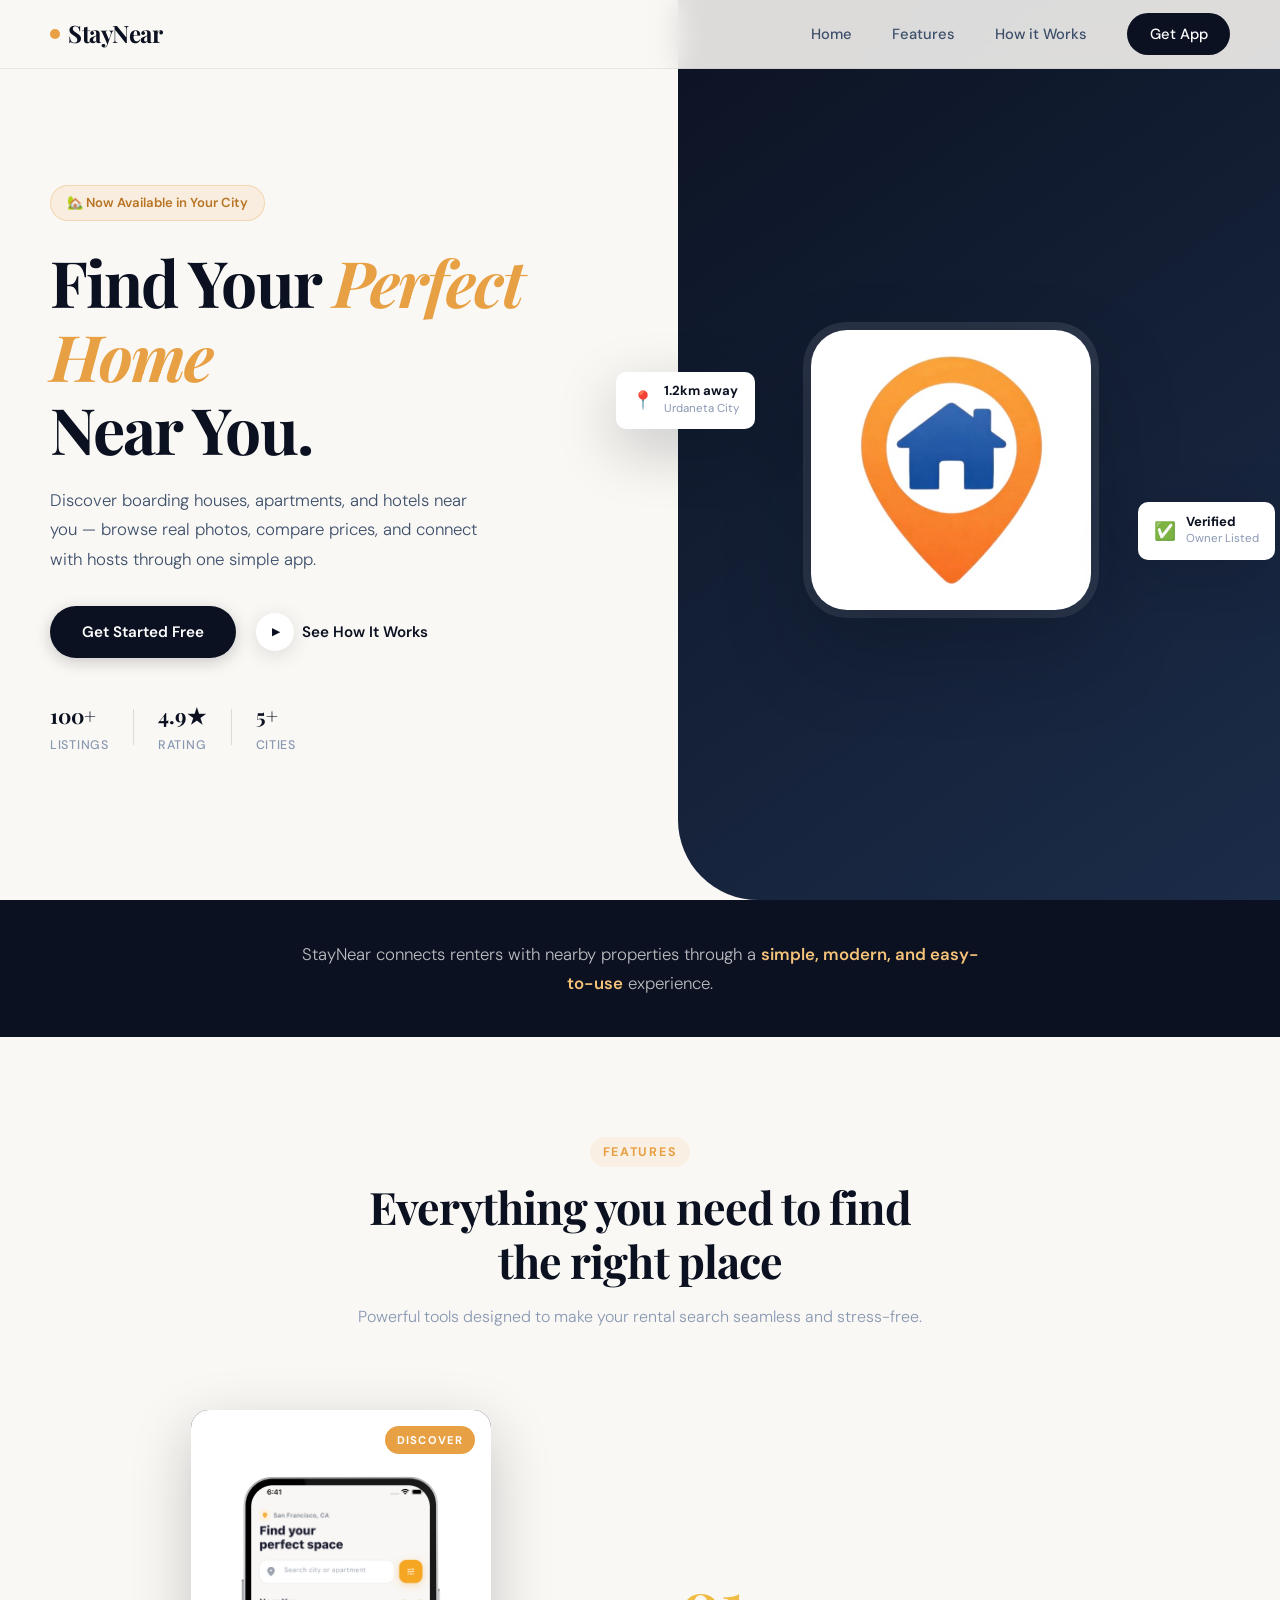
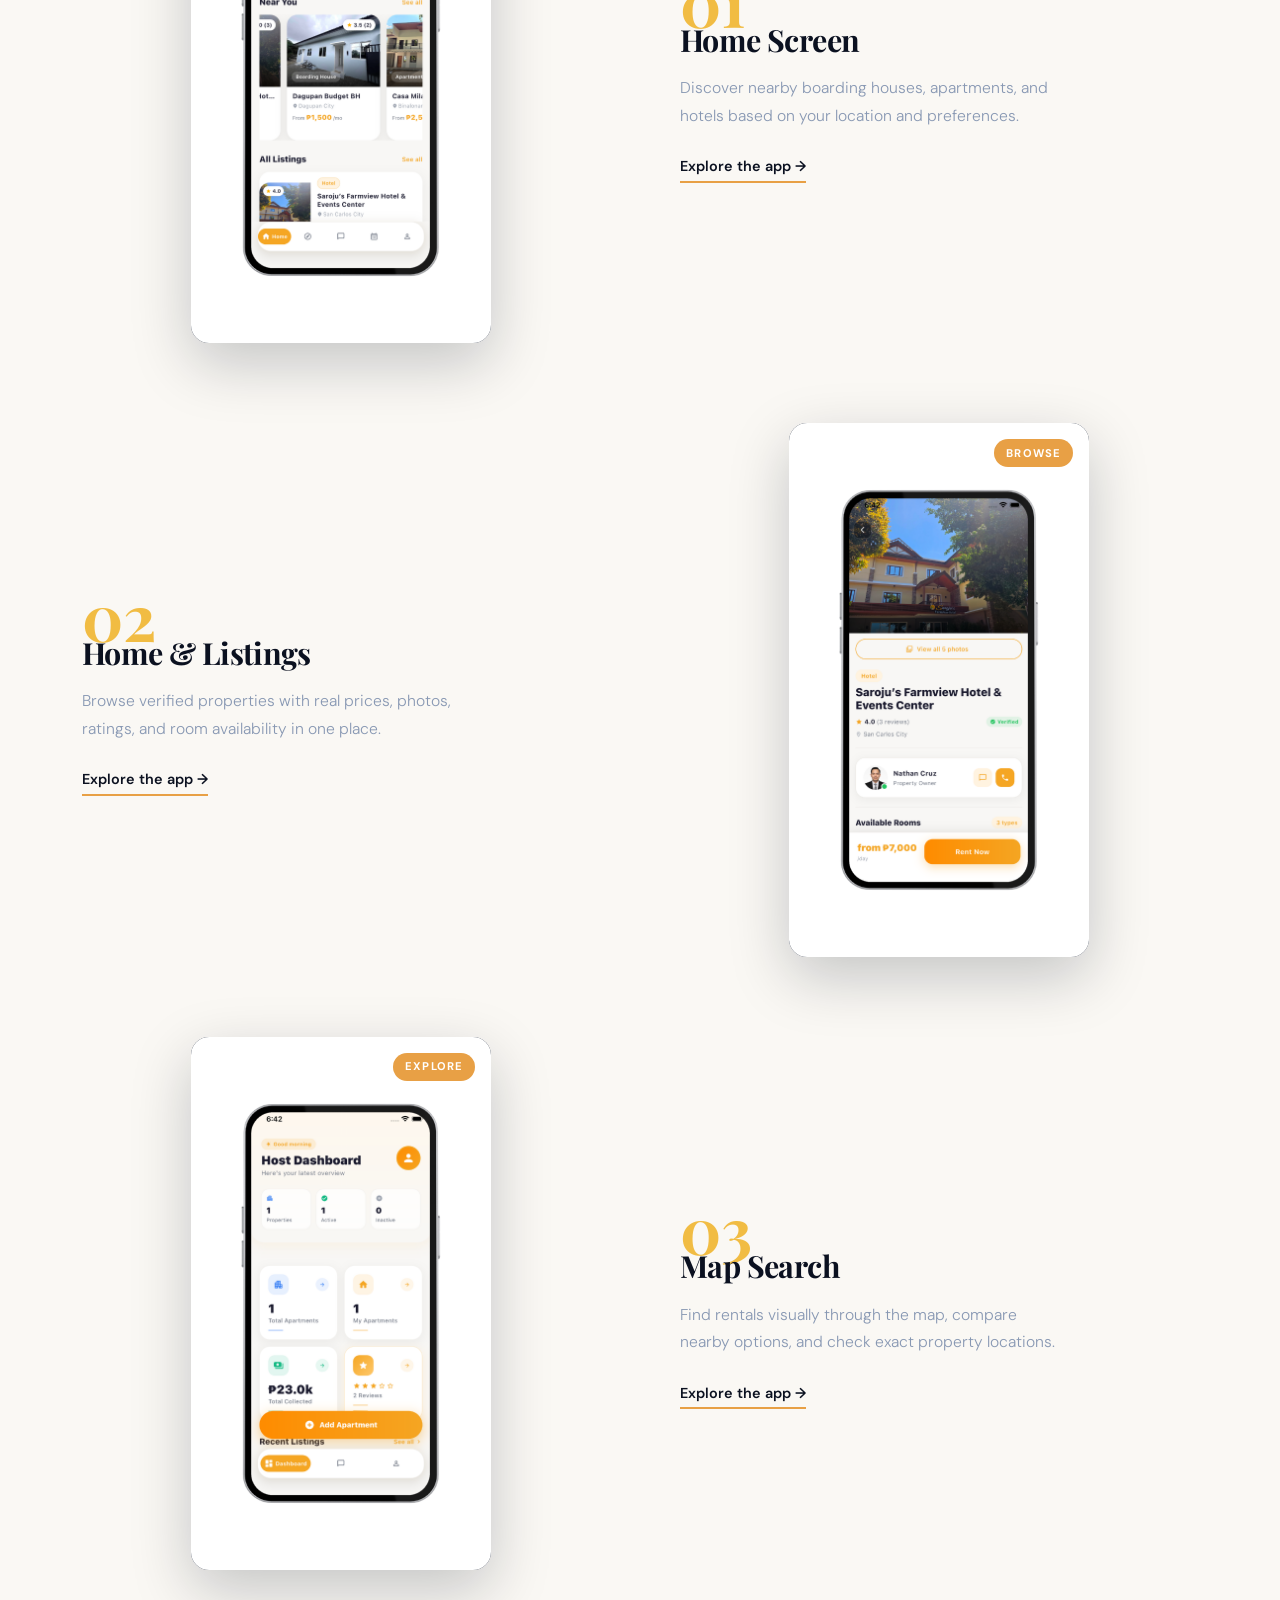
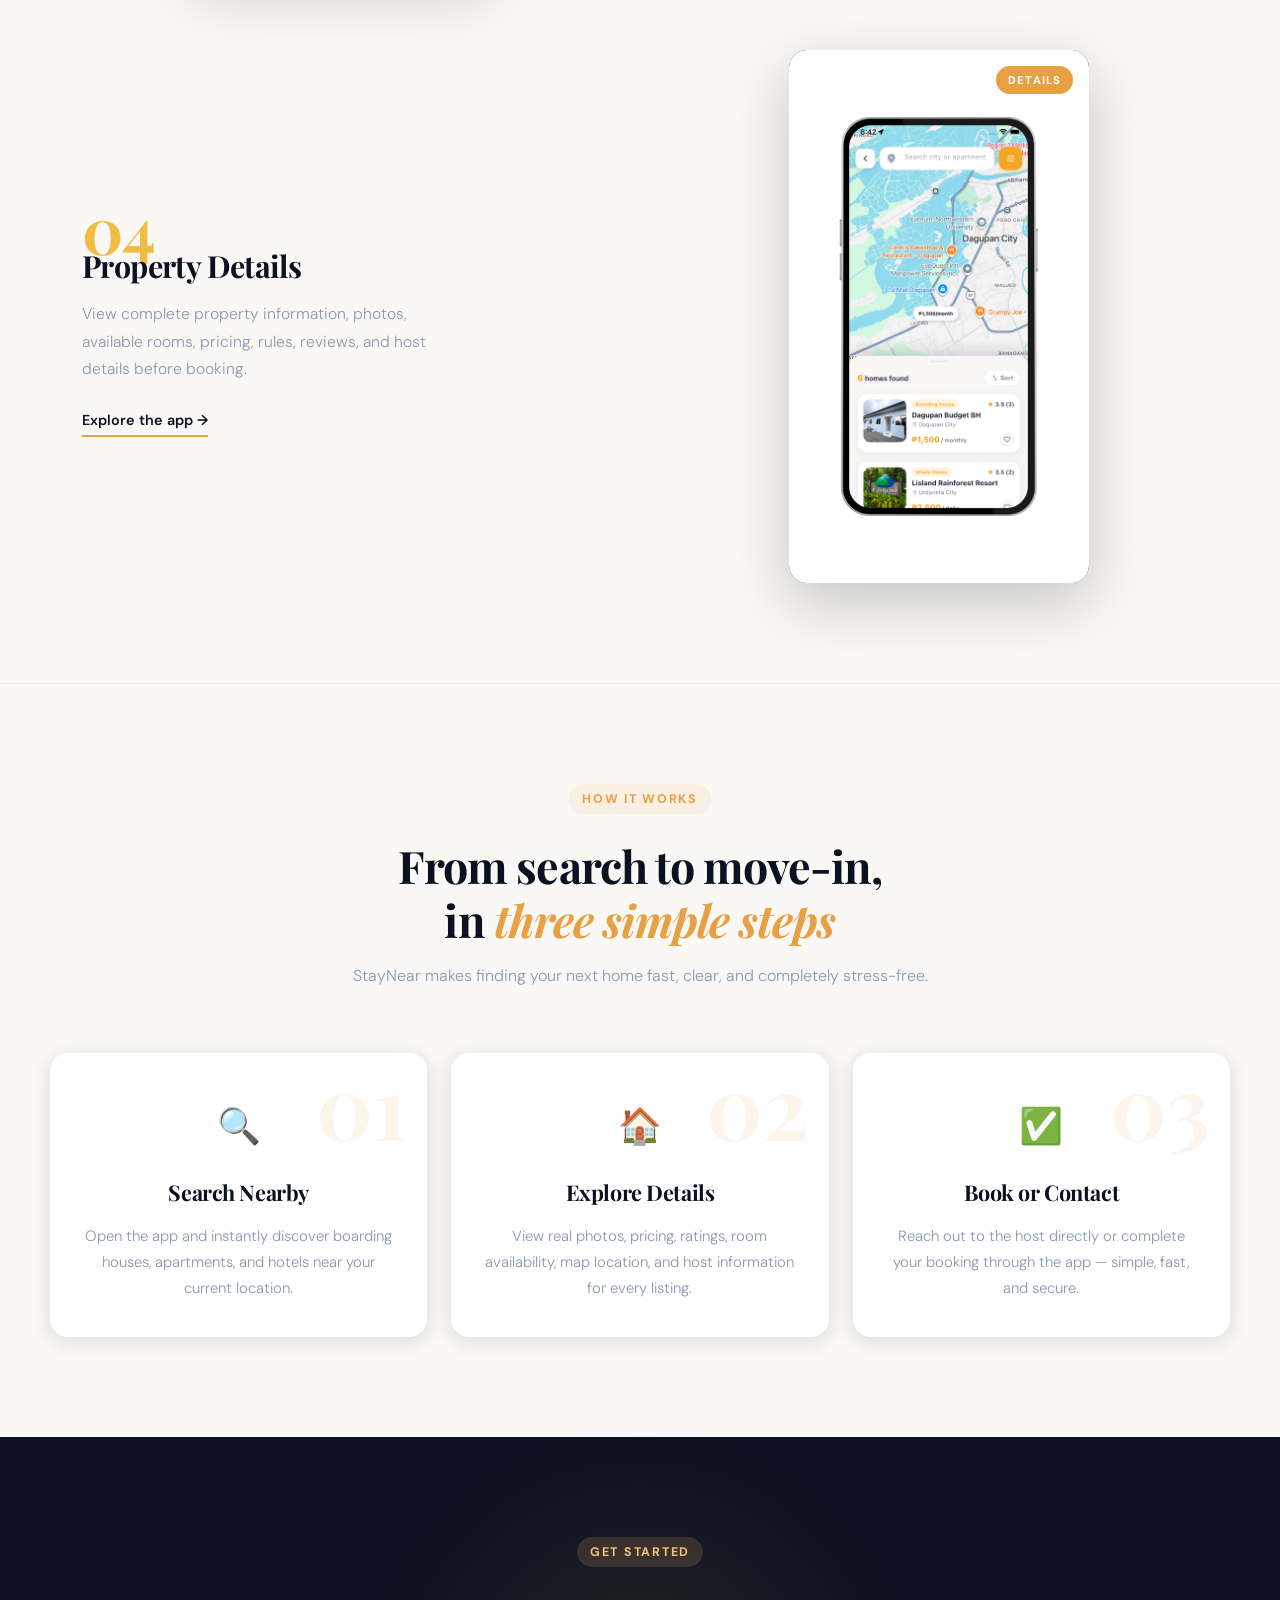
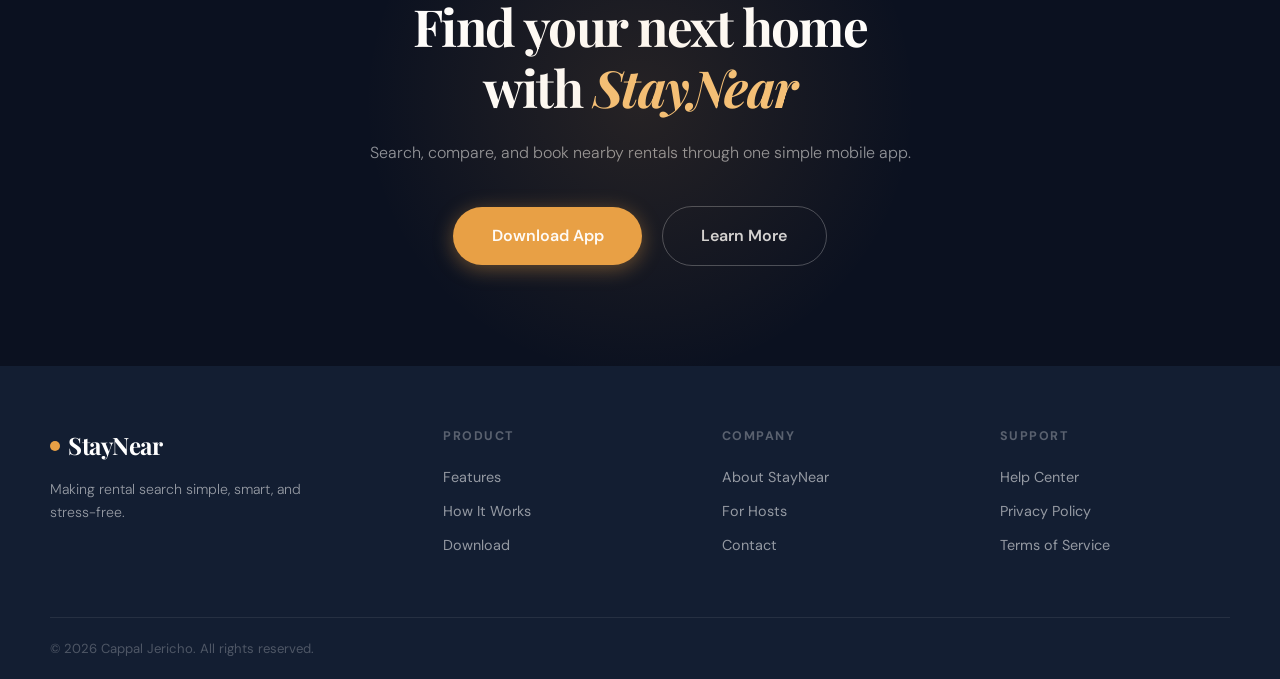
<file: index.html>
<!DOCTYPE html>
<html lang="en">
<head>
<meta charset="UTF-8">
<meta name="viewport" content="width=device-width, initial-scale=1.0">
<title>StayNear — Find Your Next Home</title>
<link rel="stylesheet" href="landingpage.css">
<link href="https://fonts.googleapis.com/css2?family=Playfair+Display:wght@400;600;700&family=DM+Sans:wght@300;400;500;600&display=swap" rel="stylesheet">
</head>
<body>

<!-- NAV -->
<nav class="navbar">
  <div class="nav-inner">
    <a href="#hero" class="logo">
      <span class="logo-dot"></span>
      StayNear
    </a>
    <div class="nav-links">
      <a href="#hero">Home</a>
      <a href="#features">Features</a>
      <a href="#how-it-works">How it Works</a>
      <a href="#get-app" class="nav-cta">Get App</a>
    </div>
    <button class="hamburger" id="hamburger" aria-label="Toggle menu" aria-expanded="false">
      <span></span><span></span><span></span>
    </button>
  </div>
</nav>

<!-- MOBILE MENU -->
<div class="mobile-menu" id="mobileMenu" aria-hidden="true">
  <a href="#hero" class="mobile-link">Home</a>
  <a href="#features" class="mobile-link">Features</a>
  <a href="#how-it-works" class="mobile-link">How It Works</a>
  <a href="#get-app" class="mobile-link mobile-cta">Get App</a>
</div>

<!-- HERO -->
<section class="hero" id="hero">
  <div class="hero-bg-shape"></div>
  <div class="hero-content">
    <div class="hero-text">
      <div class="hero-badge">🏡 Now Available in Your City</div>
      <h1>Find Your <em>Perfect Home</em><br>Near You.</h1>
      <p>Discover boarding houses, apartments, and hotels near you — browse real photos, compare prices, and connect with hosts through one simple app.</p>
      <div class="hero-actions">
        <a href="#get-app" class="btn-primary">Get Started Free</a>
        <a href="#how-it-works" class="btn-ghost">
          <span class="play-icon">▶</span> See How It Works
        </a>
      </div>
      <div class="hero-stats">
        <div class="stat">
          <strong>100+</strong>
          <span>Listings</span>
        </div>
        <div class="stat-divider"></div>
        <div class="stat">
          <strong>4.9★</strong>
          <span>Rating</span>
        </div>
        <div class="stat-divider"></div>
        <div class="stat">
          <strong>5+</strong>
          <span>Cities</span>
        </div>
      </div>
    </div>
    <div class="hero-visual">
      <div class="phone-frame">
        <img src="images/Square Logo.png" alt="StayNear app home screen showing nearby rental listings">
      </div>
      <div class="float-card card-1">
        <span class="card-icon">📍</span>
        <div>
          <strong>1.2km away</strong>
          <span>Urdaneta City</span>
        </div>
      </div>
      <div class="float-card card-2">
        <span class="card-icon">✅</span>
        <div>
          <strong>Verified</strong>
          <span>Owner Listed</span>
        </div>
      </div>
    </div>
  </div>
</section>

<!-- TAGLINE STRIP -->
<div class="tagline-strip">
  <p>StayNear connects renters with nearby properties through a <strong>simple, modern, and easy-to-use</strong> experience.</p>
</div>

<!-- FEATURES -->
<section class="features" id="features">
  <div class="features-header">
    <span class="section-label">Features</span>
    <h2>Everything you need to find the right place</h2>
    <p>Powerful tools designed to make your rental search seamless and stress-free.</p>
  </div>

  <div class="feature-list">

    <div class="feature-item">
      <div class="feature-image">
        <img src="images/1.png" alt="StayNear home screen showing nearby boarding houses and apartments">
        <div class="feature-tag">Discover</div>
      </div>
      <div class="feature-body">
        <div class="feature-number">01</div>
        <h3>Home Screen</h3>
        <p>Discover nearby boarding houses, apartments, and hotels based on your location and preferences.</p>
        <a href="#get-app" class="feature-link">Explore the app →</a>
      </div>
    </div>

    <div class="feature-item reverse">
      <div class="feature-image">
        <img src="images/2.png" alt="StayNear listings screen showing verified properties with real prices and ratings">
        <div class="feature-tag">Browse</div>
      </div>
      <div class="feature-body">
        <div class="feature-number">02</div>
        <h3>Home &amp; Listings</h3>
        <p>Browse verified properties with real prices, photos, ratings, and room availability in one place.</p>
        <a href="#get-app" class="feature-link">Explore the app →</a>
      </div>
    </div>

    <div class="feature-item">
      <div class="feature-image">
        <img src="images/3.png" alt="StayNear map search view showing rental locations pinned on a map">
        <div class="feature-tag">Explore</div>
      </div>
      <div class="feature-body">
        <div class="feature-number">03</div>
        <h3>Map Search</h3>
        <p>Find rentals visually through the map, compare nearby options, and check exact property locations.</p>
        <a href="#get-app" class="feature-link">Explore the app →</a>
      </div>
    </div>

    <div class="feature-item reverse">
      <div class="feature-image">
        <img src="images/4.png" alt="StayNear property details screen with photos, pricing, reviews, and host information">
        <div class="feature-tag">Details</div>
      </div>
      <div class="feature-body">
        <div class="feature-number">04</div>
        <h3>Property Details</h3>
        <p>View complete property information, photos, available rooms, pricing, rules, reviews, and host details before booking.</p>
        <a href="#get-app" class="feature-link">Explore the app →</a>
      </div>
    </div>

  </div>
</section>

<!-- HOW IT WORKS -->
<section class="how-it-works" id="how-it-works">
  <div class="hiw-inner">
    <div class="hiw-header">
      <span class="section-label">How It Works</span>
      <h2>From search to move-in,<br>in <em>three simple steps</em></h2>
      <p>StayNear makes finding your next home fast, clear, and completely stress-free.</p>
    </div>
    <div class="hiw-steps">
      <div class="hiw-step">
        <div class="step-num">01</div>
        <span class="step-icon-wrap">🔍</span>
        <h3>Search Nearby</h3>
        <p>Open the app and instantly discover boarding houses, apartments, and hotels near your current location.</p>
      </div>
      <div class="hiw-step">
        <div class="step-num">02</div>
        <span class="step-icon-wrap">🏠</span>
        <h3>Explore Details</h3>
        <p>View real photos, pricing, ratings, room availability, map location, and host information for every listing.</p>
      </div>
      <div class="hiw-step">
        <div class="step-num">03</div>
        <span class="step-icon-wrap">✅</span>
        <h3>Book or Contact</h3>
        <p>Reach out to the host directly or complete your booking through the app — simple, fast, and secure.</p>
      </div>
    </div>
  </div>
</section>

<!-- CTA / GET APP -->
<section class="cta" id="get-app">
  <div class="cta-inner">
    <div class="cta-glow"></div>
    <span class="section-label light">Get Started</span>
    <h2>Find your next home<br>with <em>StayNear</em></h2>
    <p>Search, compare, and book nearby rentals through one simple mobile app.</p>
    <div class="cta-buttons">
      <a href="https://drive.google.com/file/d/1Y700_sJD9JtW_mTg613u2CoZBhJZodEW/view?usp=sharing" target="_blank" rel="noopener noreferrer" class="btn-primary large">Download App</a>
      <a href="#features" class="btn-outline-light large">Learn More</a>
    </div>
  </div>
</section>

<!-- FOOTER -->
<footer class="footer">
  <div class="footer-inner">
    <div class="footer-brand">
      <span class="logo">
        <span class="logo-dot"></span>StayNear
      </span>
      <p>Making rental search simple, smart, and stress-free.</p>
    </div>
    <div class="footer-links">
      <div class="footer-col">
        <h4>Product</h4>
        <a href="#features">Features</a>
        <a href="#how-it-works">How It Works</a>
        <a href="https://drive.google.com/file/d/1Y700_sJD9JtW_mTg613u2CoZBhJZodEW/view?usp=sharing" target="_blank" rel="noopener noreferrer">Download</a>
      </div>
      <div class="footer-col">
        <h4>Company</h4>
        <a href="#">About StayNear</a>
        <a href="#">For Hosts</a>
        <a href="#">Contact</a>
      </div>
      <div class="footer-col">
        <h4>Support</h4>
        <a href="#">Help Center</a>
        <a href="#">Privacy Policy</a>
        <a href="#">Terms of Service</a>
      </div>
    </div>
  </div>
  <div class="footer-bottom">
    <p>© 2026 Cappal Jericho. All rights reserved.</p>
  </div>
</footer>

<script>
  // Hamburger mobile menu toggle
  const hamburger = document.getElementById('hamburger');
  const mobileMenu = document.getElementById('mobileMenu');

  hamburger.addEventListener('click', () => {
    const isOpen = hamburger.classList.toggle('open');
    mobileMenu.classList.toggle('open');
    hamburger.setAttribute('aria-expanded', String(isOpen));
    mobileMenu.setAttribute('aria-hidden', String(!isOpen));
  });

  // Close mobile menu when any link is tapped
  document.querySelectorAll('.mobile-link').forEach(link => {
    link.addEventListener('click', () => {
      hamburger.classList.remove('open');
      mobileMenu.classList.remove('open');
      hamburger.setAttribute('aria-expanded', 'false');
      mobileMenu.setAttribute('aria-hidden', 'true');
    });
  });
</script>

</body>
</html>
</file>
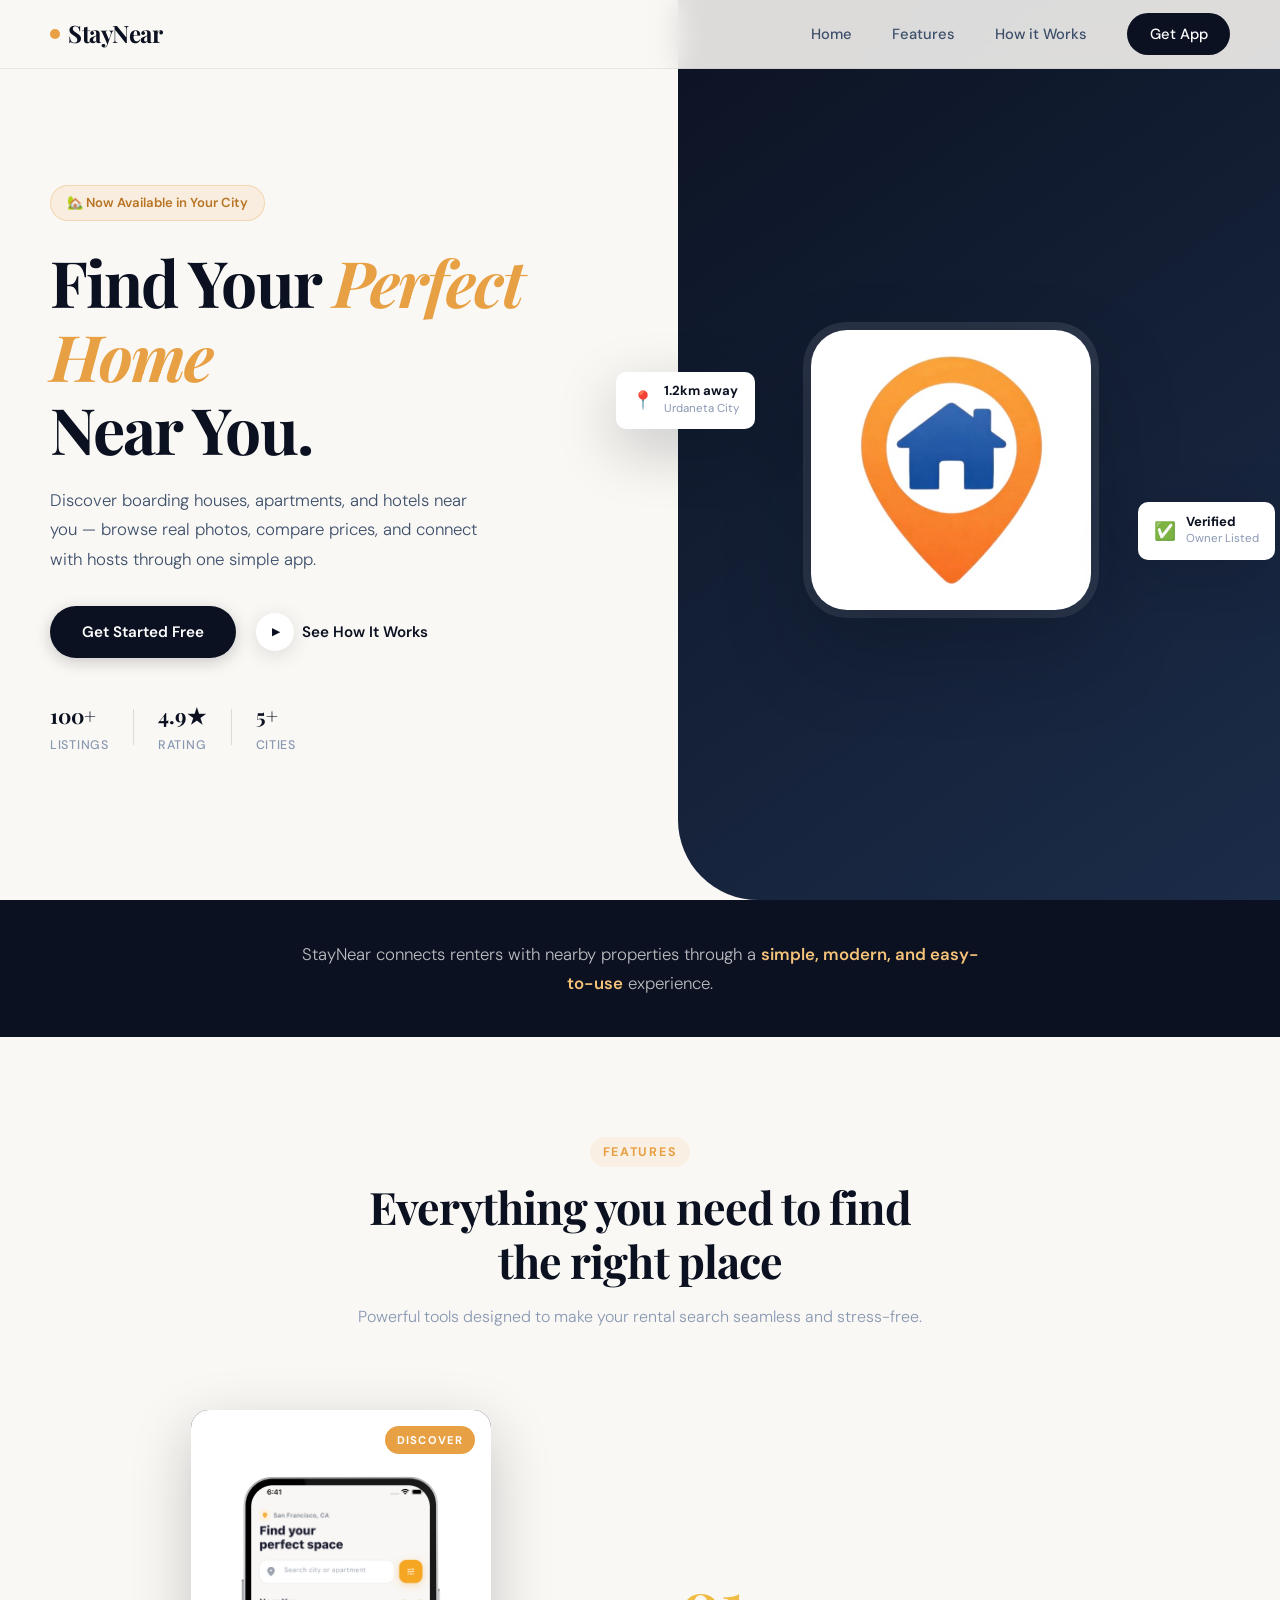
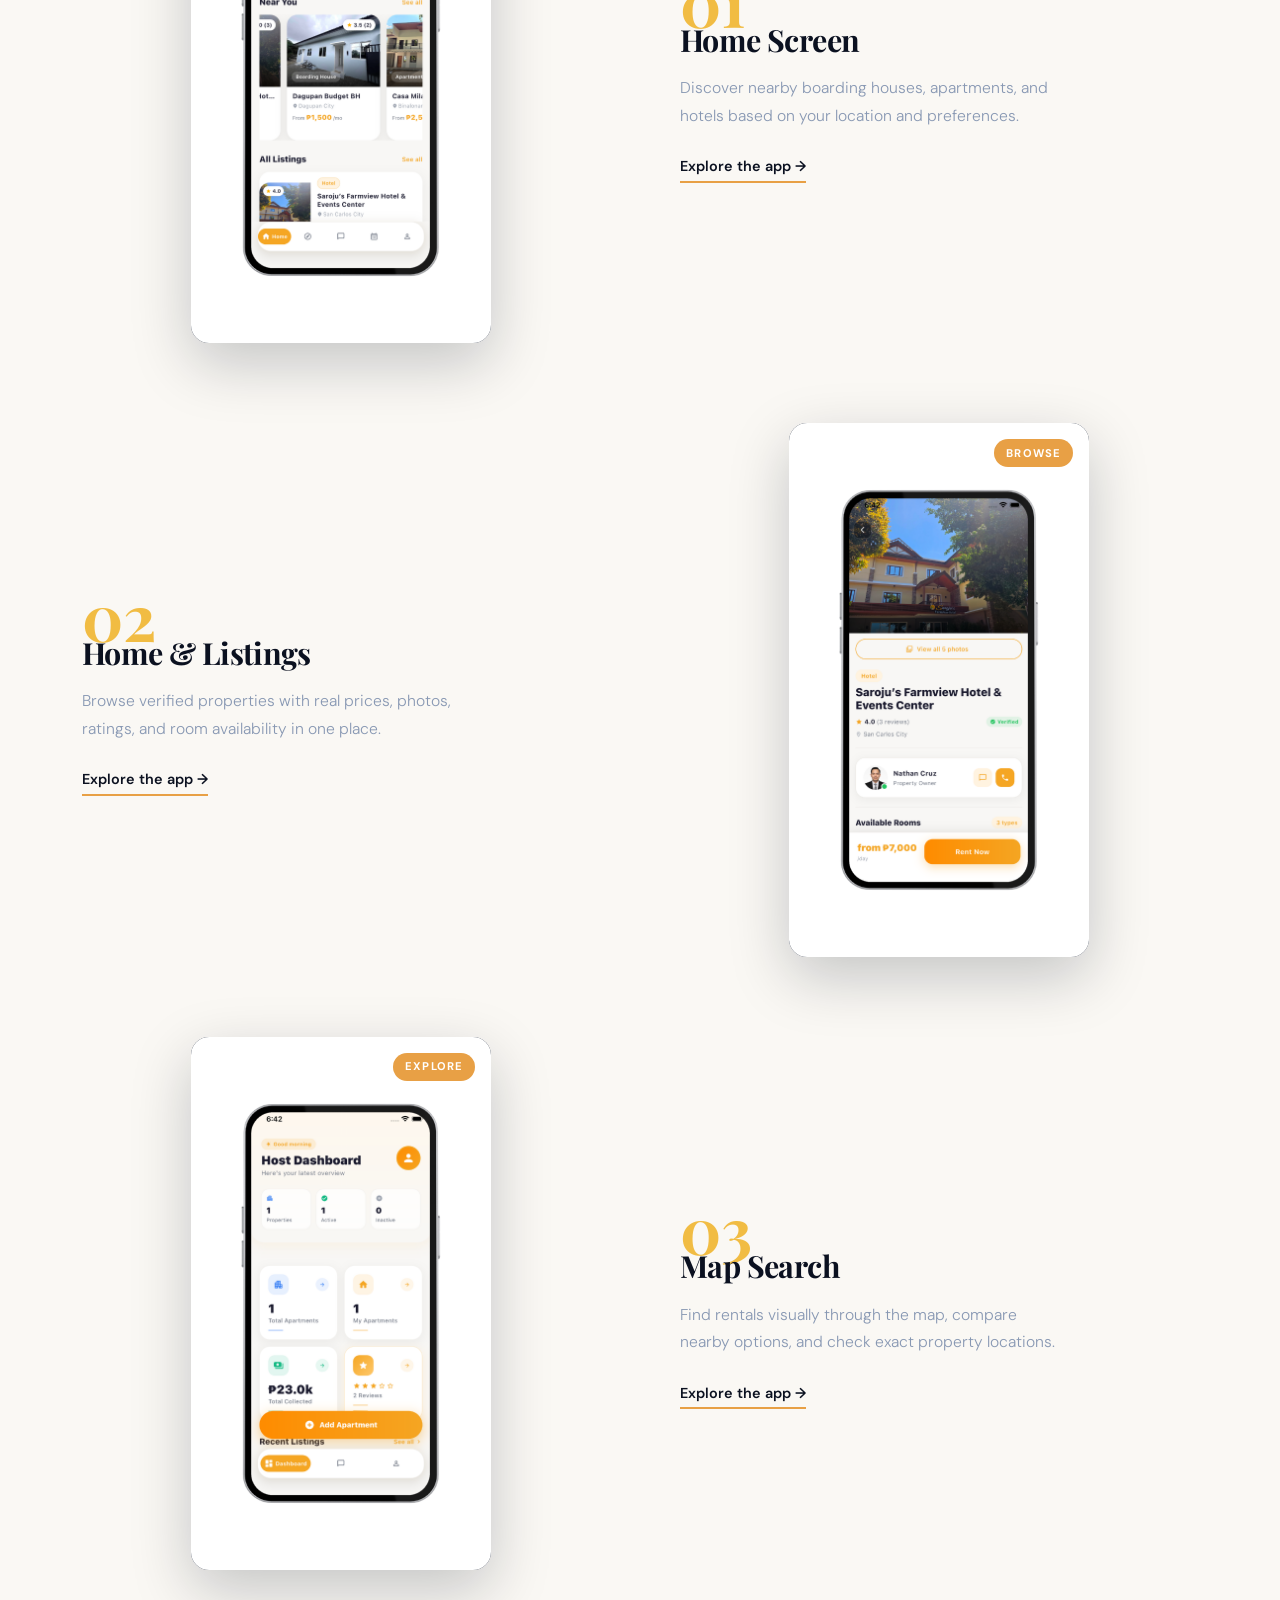
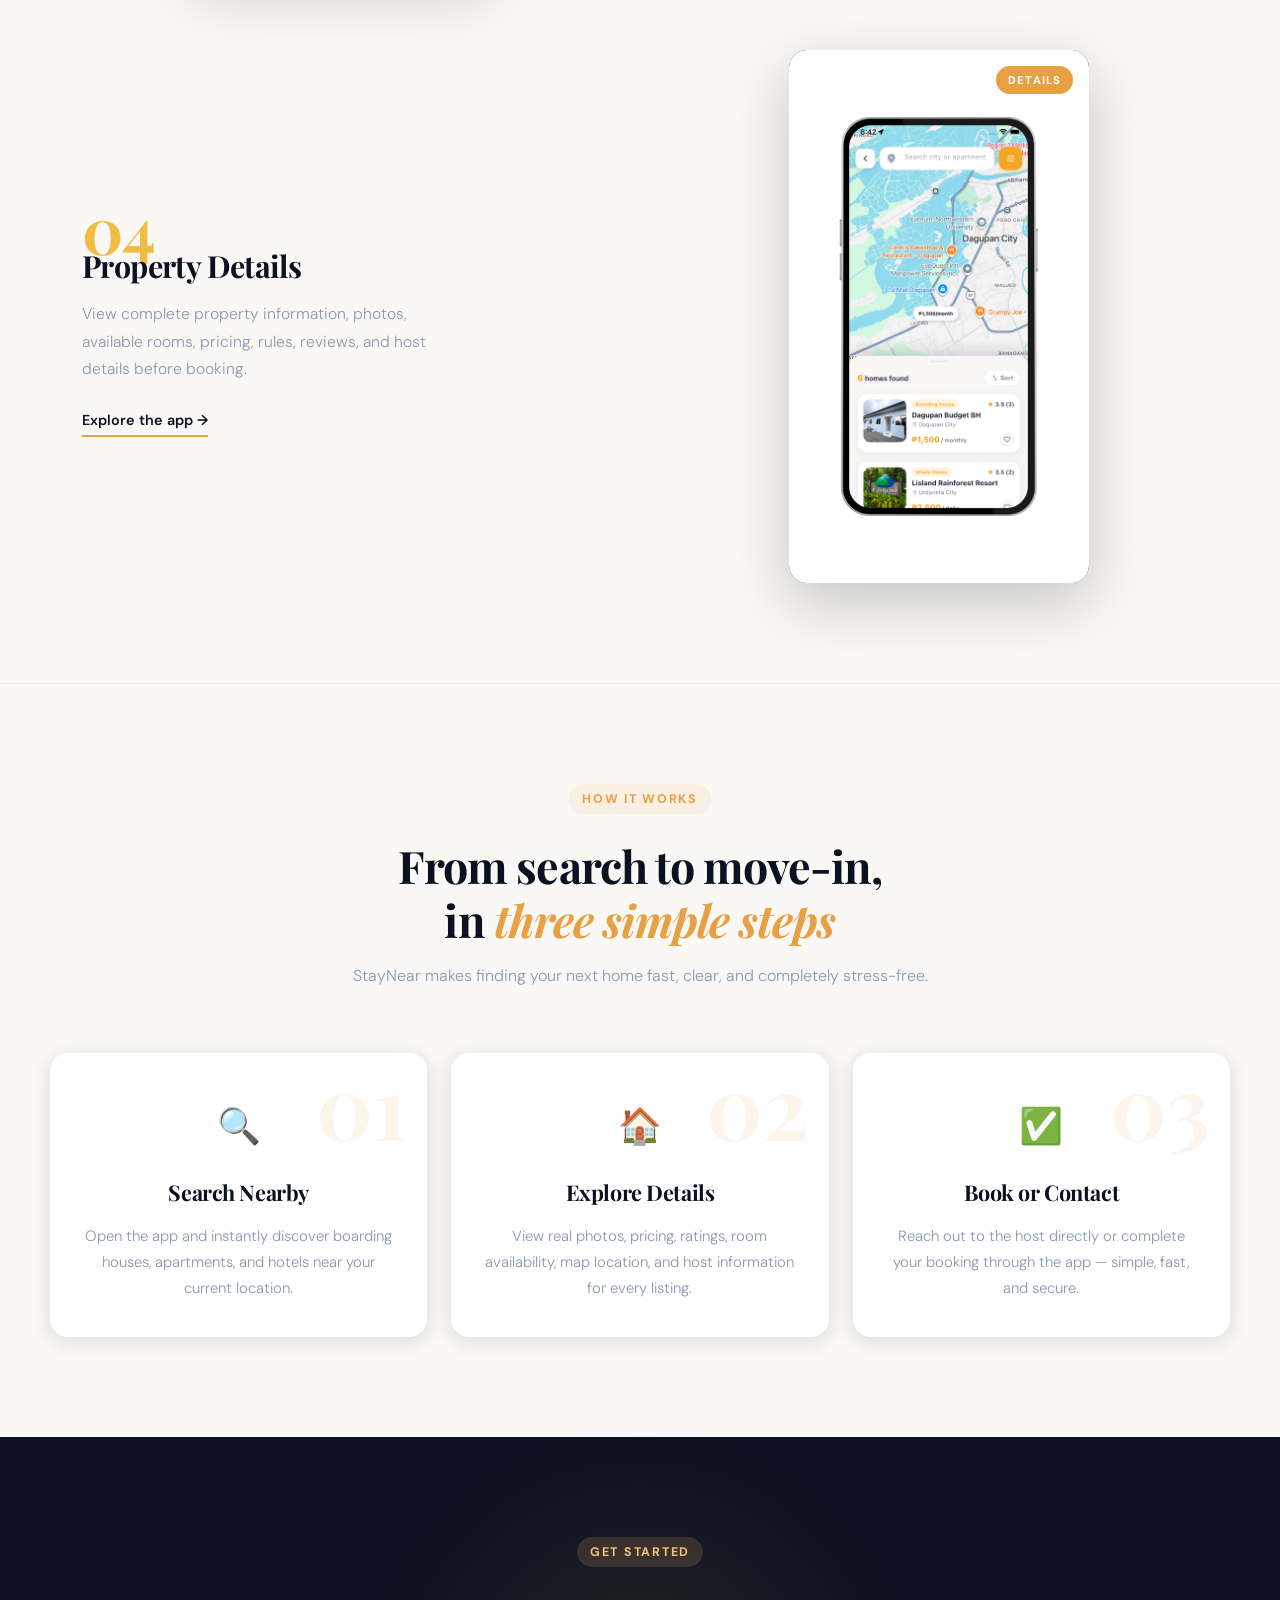
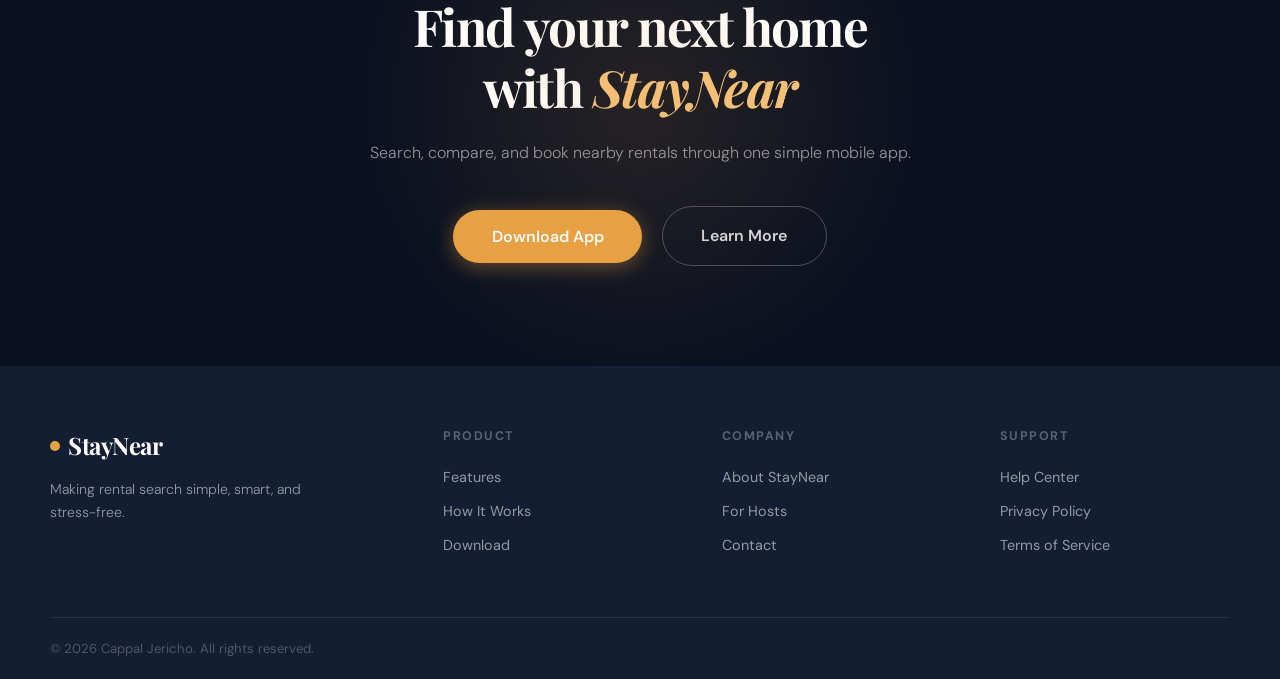
<file: landingpage.html>
<!DOCTYPE html>
<html lang="en">
<head>
<meta charset="UTF-8">
<meta name="viewport" content="width=device-width, initial-scale=1.0">
<title>StayNear — Find Your Next Home</title>
<link rel="stylesheet" href="landingpage.css">
<link href="https://fonts.googleapis.com/css2?family=Playfair+Display:wght@400;600;700&family=DM+Sans:wght@300;400;500;600&display=swap" rel="stylesheet">
</head>
<body>

<!-- NAV -->
<nav class="navbar">
  <div class="nav-inner">
    <a href="#hero" class="logo">
      <span class="logo-dot"></span>
      StayNear
    </a>
    <div class="nav-links">
      <a href="#hero">Home</a>
      <a href="#features">Features</a>
      <a href="#how-it-works">How it Works</a>
      <a href="#get-app" class="nav-cta">Get App</a>
    </div>
    <button class="hamburger" id="hamburger" aria-label="Toggle menu" aria-expanded="false">
      <span></span><span></span><span></span>
    </button>
  </div>
</nav>

<!-- MOBILE MENU -->
<div class="mobile-menu" id="mobileMenu" aria-hidden="true">
  <a href="#hero" class="mobile-link">Home</a>
  <a href="#features" class="mobile-link">Features</a>
  <a href="#how-it-works" class="mobile-link">How It Works</a>
  <a href="#get-app" class="mobile-link mobile-cta">Get App</a>
</div>

<!-- HERO -->
<section class="hero" id="hero">
  <div class="hero-bg-shape"></div>
  <div class="hero-content">
    <div class="hero-text">
      <div class="hero-badge">🏡 Now Available in Your City</div>
      <h1>Find Your <em>Perfect Home</em><br>Near You.</h1>
      <p>Discover boarding houses, apartments, and hotels near you — browse real photos, compare prices, and connect with hosts through one simple app.</p>
      <div class="hero-actions">
        <a href="#get-app" class="btn-primary">Get Started Free</a>
        <a href="#how-it-works" class="btn-ghost">
          <span class="play-icon">▶</span> See How It Works
        </a>
      </div>
      <div class="hero-stats">
        <div class="stat">
          <strong>100+</strong>
          <span>Listings</span>
        </div>
        <div class="stat-divider"></div>
        <div class="stat">
          <strong>4.9★</strong>
          <span>Rating</span>
        </div>
        <div class="stat-divider"></div>
        <div class="stat">
          <strong>5+</strong>
          <span>Cities</span>
        </div>
      </div>
    </div>
    <div class="hero-visual">
      <div class="phone-frame">
        <img src="images/Square Logo.png" alt="StayNear app home screen showing nearby rental listings">
      </div>
      <div class="float-card card-1">
        <span class="card-icon">📍</span>
        <div>
          <strong>1.2km away</strong>
          <span>Urdaneta City</span>
        </div>
      </div>
      <div class="float-card card-2">
        <span class="card-icon">✅</span>
        <div>
          <strong>Verified</strong>
          <span>Owner Listed</span>
        </div>
      </div>
    </div>
  </div>
</section>

<!-- TAGLINE STRIP -->
<div class="tagline-strip">
  <p>StayNear connects renters with nearby properties through a <strong>simple, modern, and easy-to-use</strong> experience.</p>
</div>

<!-- FEATURES -->
<section class="features" id="features">
  <div class="features-header">
    <span class="section-label">Features</span>
    <h2>Everything you need to find the right place</h2>
    <p>Powerful tools designed to make your rental search seamless and stress-free.</p>
  </div>

  <div class="feature-list">

    <div class="feature-item">
      <div class="feature-image">
        <img src="images/1.png" alt="StayNear home screen showing nearby boarding houses and apartments">
        <div class="feature-tag">Discover</div>
      </div>
      <div class="feature-body">
        <div class="feature-number">01</div>
        <h3>Home Screen</h3>
        <p>Discover nearby boarding houses, apartments, and hotels based on your location and preferences.</p>
        <a href="#get-app" class="feature-link">Explore the app →</a>
      </div>
    </div>

    <div class="feature-item reverse">
      <div class="feature-image">
        <img src="images/2.png" alt="StayNear listings screen showing verified properties with real prices and ratings">
        <div class="feature-tag">Browse</div>
      </div>
      <div class="feature-body">
        <div class="feature-number">02</div>
        <h3>Home &amp; Listings</h3>
        <p>Browse verified properties with real prices, photos, ratings, and room availability in one place.</p>
        <a href="#get-app" class="feature-link">Explore the app →</a>
      </div>
    </div>

    <div class="feature-item">
      <div class="feature-image">
        <img src="images/3.png" alt="StayNear map search view showing rental locations pinned on a map">
        <div class="feature-tag">Explore</div>
      </div>
      <div class="feature-body">
        <div class="feature-number">03</div>
        <h3>Map Search</h3>
        <p>Find rentals visually through the map, compare nearby options, and check exact property locations.</p>
        <a href="#get-app" class="feature-link">Explore the app →</a>
      </div>
    </div>

    <div class="feature-item reverse">
      <div class="feature-image">
        <img src="images/4.png" alt="StayNear property details screen with photos, pricing, reviews, and host information">
        <div class="feature-tag">Details</div>
      </div>
      <div class="feature-body">
        <div class="feature-number">04</div>
        <h3>Property Details</h3>
        <p>View complete property information, photos, available rooms, pricing, rules, reviews, and host details before booking.</p>
        <a href="#get-app" class="feature-link">Explore the app →</a>
      </div>
    </div>

  </div>
</section>

<!-- HOW IT WORKS -->
<section class="how-it-works" id="how-it-works">
  <div class="hiw-inner">
    <div class="hiw-header">
      <span class="section-label">How It Works</span>
      <h2>From search to move-in,<br>in <em>three simple steps</em></h2>
      <p>StayNear makes finding your next home fast, clear, and completely stress-free.</p>
    </div>
    <div class="hiw-steps">
      <div class="hiw-step">
        <div class="step-num">01</div>
        <span class="step-icon-wrap">🔍</span>
        <h3>Search Nearby</h3>
        <p>Open the app and instantly discover boarding houses, apartments, and hotels near your current location.</p>
      </div>
      <div class="hiw-step">
        <div class="step-num">02</div>
        <span class="step-icon-wrap">🏠</span>
        <h3>Explore Details</h3>
        <p>View real photos, pricing, ratings, room availability, map location, and host information for every listing.</p>
      </div>
      <div class="hiw-step">
        <div class="step-num">03</div>
        <span class="step-icon-wrap">✅</span>
        <h3>Book or Contact</h3>
        <p>Reach out to the host directly or complete your booking through the app — simple, fast, and secure.</p>
      </div>
    </div>
  </div>
</section>

<!-- CTA / GET APP -->
<section class="cta" id="get-app">
  <div class="cta-inner">
    <div class="cta-glow"></div>
    <span class="section-label light">Get Started</span>
    <h2>Find your next home<br>with <em>StayNear</em></h2>
    <p>Search, compare, and book nearby rentals through one simple mobile app.</p>
    <div class="cta-buttons">
      <button class="btn-primary large" onclick="alert('App download coming soon.')">Download App</button>
      <a href="#features" class="btn-outline-light large">Learn More</a>
    </div>
  </div>
</section>

<!-- FOOTER -->
<footer class="footer">
  <div class="footer-inner">
    <div class="footer-brand">
      <span class="logo">
        <span class="logo-dot"></span>StayNear
      </span>
      <p>Making rental search simple, smart, and stress-free.</p>
    </div>
    <div class="footer-links">
      <div class="footer-col">
        <h4>Product</h4>
        <a href="#features">Features</a>
        <a href="#how-it-works">How It Works</a>
        <a href="#get-app">Download</a>
      </div>
      <div class="footer-col">
        <h4>Company</h4>
        <a href="#">About StayNear</a>
        <a href="#">For Hosts</a>
        <a href="#">Contact</a>
      </div>
      <div class="footer-col">
        <h4>Support</h4>
        <a href="#">Help Center</a>
        <a href="#">Privacy Policy</a>
        <a href="#">Terms of Service</a>
      </div>
    </div>
  </div>
  <div class="footer-bottom">
    <p>© 2026 Cappal Jericho. All rights reserved.</p>
  </div>
</footer>

<script>
  // Hamburger mobile menu toggle
  const hamburger = document.getElementById('hamburger');
  const mobileMenu = document.getElementById('mobileMenu');

  hamburger.addEventListener('click', () => {
    const isOpen = hamburger.classList.toggle('open');
    mobileMenu.classList.toggle('open');
    hamburger.setAttribute('aria-expanded', String(isOpen));
    mobileMenu.setAttribute('aria-hidden', String(!isOpen));
  });

  // Close mobile menu when any link is tapped
  document.querySelectorAll('.mobile-link').forEach(link => {
    link.addEventListener('click', () => {
      hamburger.classList.remove('open');
      mobileMenu.classList.remove('open');
      hamburger.setAttribute('aria-expanded', 'false');
      mobileMenu.setAttribute('aria-hidden', 'true');
    });
  });
</script>

</body>
</html>
</file>
<file: landingpage.css>
/* ============================================
   StayNear — Professional Landing Page CSS
   Aesthetic: Luxury Minimal / Editorial
   ============================================ */

/* --- Reset & Base --- */
*, *::before, *::after {
  margin: 0;
  padding: 0;
  box-sizing: border-box;
}

:root {
  --navy:       #0b1120;
  --navy-mid:   #131e32;
  --navy-light: #1c2d4a;
  --accent:     #e8a045;
  --accent-soft:#f5c27a;
  --cream:      #faf8f4;
  --white:      #ffffff;
  --text-muted: #8898b3;
  --text-body:  #3d4f6b;
  --border:     rgba(255,255,255,0.08);
  --radius:     18px;
  --radius-sm:  10px;
  --shadow-sm:  0 4px 20px rgba(11,17,32,0.12);
  --shadow-lg:  0 20px 60px rgba(11,17,32,0.22);
  --transition: 0.28s cubic-bezier(0.4, 0, 0.2, 1);
}

html {
  scroll-behavior: smooth;
}

body {
  font-family: 'DM Sans', sans-serif;
  background: var(--cream);
  color: var(--text-body);
  line-height: 1.65;
  overflow-x: hidden;
}

img {
  max-width: 100%;
  display: block;
}

a {
  text-decoration: none;
  color: inherit;
  cursor: pointer;
}

button {
  font-family: 'DM Sans', sans-serif;
  cursor: pointer;
}

/* ============================================
   NAVBAR
   ============================================ */
.navbar {
  position: fixed;
  top: 0; left: 0; right: 0;
  z-index: 100;
  padding: 0 2rem;
  background: rgba(250, 248, 244, 0.88);
  backdrop-filter: blur(14px);
  -webkit-backdrop-filter: blur(14px);
  border-bottom: 1px solid rgba(11,17,32,0.07);
}

.nav-inner {
  max-width: 1180px;
  margin: 0 auto;
  height: 68px;
  display: flex;
  align-items: center;
  justify-content: space-between;
}

.logo {
  font-family: 'Playfair Display', serif;
  font-size: 1.5rem;
  font-weight: 700;
  color: var(--navy);
  display: flex;
  align-items: center;
  gap: 8px;
  letter-spacing: -0.02em;
}

.logo-dot {
  width: 10px;
  height: 10px;
  background: var(--accent);
  border-radius: 50%;
  display: inline-block;
  flex-shrink: 0;
}

.nav-links {
  display: flex;
  align-items: center;
  gap: 2.5rem;
}

.nav-links a {
  font-size: 0.92rem;
  font-weight: 500;
  color: var(--text-body);
  transition: color var(--transition);
  cursor: pointer;
}

.nav-links a:hover {
  color: var(--navy);
}

.nav-cta {
  background: var(--navy);
  color: var(--white) !important;
  padding: 0.55rem 1.4rem;
  border-radius: 100px;
  font-weight: 600;
  font-size: 0.88rem;
  transition: background var(--transition), transform var(--transition);
  cursor: pointer;
}

.nav-cta:hover {
  background: var(--navy-light);
  transform: translateY(-1px);
}

.hamburger {
  display: none;
  flex-direction: column;
  gap: 5px;
  background: none;
  border: none;
  cursor: pointer;
  padding: 4px;
}

.hamburger span {
  display: block;
  width: 24px;
  height: 2px;
  background: var(--navy);
  border-radius: 2px;
  transition: transform var(--transition), opacity var(--transition);
}

/* Hamburger → X when open */
.hamburger.open span:nth-child(1) {
  transform: translateY(7px) rotate(45deg);
}
.hamburger.open span:nth-child(2) {
  opacity: 0;
  transform: scaleX(0);
}
.hamburger.open span:nth-child(3) {
  transform: translateY(-7px) rotate(-45deg);
}

/* ============================================
   MOBILE MENU
   ============================================ */
.mobile-menu {
  position: fixed;
  top: 68px;
  left: 0;
  right: 0;
  z-index: 99;
  background: var(--cream);
  border-bottom: 1px solid rgba(11,17,32,0.08);
  padding: 1.25rem 1.5rem 1.5rem;
  display: flex;
  flex-direction: column;
  gap: 0;
  box-shadow: 0 8px 30px rgba(11,17,32,0.1);
  transform: translateY(-110%);
  opacity: 0;
  pointer-events: none;
  transition: transform 0.3s ease, opacity 0.3s ease;
}

.mobile-menu.open {
  transform: translateY(0);
  opacity: 1;
  pointer-events: all;
}

.mobile-link {
  font-size: 0.98rem;
  font-weight: 500;
  color: var(--text-body);
  padding: 0.85rem 0;
  border-bottom: 1px solid rgba(11,17,32,0.06);
  transition: color var(--transition);
  cursor: pointer;
}

.mobile-link:last-of-type {
  border-bottom: none;
}

.mobile-link:hover {
  color: var(--navy);
}

.mobile-cta {
  margin-top: 0.75rem;
  background: var(--navy);
  color: var(--white) !important;
  padding: 0.75rem 1.5rem;
  border-radius: 100px;
  text-align: center;
  font-weight: 600;
  font-size: 0.92rem;
  border-bottom: none !important;
  transition: background var(--transition);
}

.mobile-cta:hover {
  background: var(--navy-light);
  color: var(--white) !important;
}

/* Only show mobile menu on small screens */
@media (min-width: 641px) {
  .mobile-menu {
    display: none !important;
  }
}

/* ============================================
   HERO
   ============================================ */
.hero {
  position: relative;
  min-height: 100vh;
  display: flex;
  align-items: center;
  padding: 120px 2rem 80px;
  overflow: hidden;
}

.hero-bg-shape {
  position: absolute;
  top: -10%;
  right: -5%;
  width: 52%;
  height: 110%;
  background: linear-gradient(145deg, var(--navy) 0%, var(--navy-light) 100%);
  border-radius: 0 0 0 80px;
  z-index: 0;
}

.hero-content {
  position: relative;
  z-index: 1;
  max-width: 1180px;
  margin: 0 auto;
  width: 100%;
  display: grid;
  grid-template-columns: 1fr 1fr;
  align-items: center;
  gap: 4rem;
}

.hero-badge {
  display: inline-flex;
  align-items: center;
  gap: 6px;
  background: rgba(232, 160, 69, 0.12);
  border: 1px solid rgba(232, 160, 69, 0.3);
  color: #b87424;
  padding: 0.4rem 1rem;
  border-radius: 100px;
  font-size: 0.82rem;
  font-weight: 600;
  margin-bottom: 1.5rem;
  animation: fadeUp 0.6s ease both;
}

.hero-text h1 {
  font-family: 'Playfair Display', serif;
  font-size: clamp(2.6rem, 5vw, 4rem);
  font-weight: 700;
  color: var(--navy);
  line-height: 1.15;
  margin-bottom: 1.25rem;
  letter-spacing: -0.03em;
  animation: fadeUp 0.6s 0.1s ease both;
}

.hero-text h1 em {
  font-style: italic;
  color: var(--accent);
}

.hero-text p {
  font-size: 1.05rem;
  color: var(--text-body);
  max-width: 440px;
  margin-bottom: 2rem;
  font-weight: 300;
  line-height: 1.75;
  animation: fadeUp 0.6s 0.2s ease both;
}

.hero-actions {
  display: flex;
  align-items: center;
  gap: 1.25rem;
  flex-wrap: wrap;
  margin-bottom: 2.5rem;
  animation: fadeUp 0.6s 0.3s ease both;
}

.btn-primary {
  background: var(--navy);
  color: var(--white);
  padding: 0.85rem 2rem;
  border-radius: 100px;
  font-weight: 600;
  font-size: 0.95rem;
  border: none;
  display: inline-block;
  transition: background var(--transition), transform var(--transition), box-shadow var(--transition);
  box-shadow: 0 4px 16px rgba(11,17,32,0.2);
  cursor: pointer;
}

.btn-primary:hover {
  background: var(--navy-light);
  transform: translateY(-2px);
  box-shadow: 0 8px 28px rgba(11,17,32,0.28);
}

.btn-primary.large {
  padding: 1rem 2.4rem;
  font-size: 1rem;
}

.btn-ghost {
  display: flex;
  align-items: center;
  gap: 8px;
  color: var(--navy);
  font-weight: 600;
  font-size: 0.95rem;
  transition: gap var(--transition);
  cursor: pointer;
}

.btn-ghost:hover {
  gap: 12px;
}

.play-icon {
  width: 38px;
  height: 38px;
  background: var(--white);
  border-radius: 50%;
  display: flex;
  align-items: center;
  justify-content: center;
  font-size: 0.6rem;
  box-shadow: var(--shadow-sm);
  color: var(--navy);
  padding-left: 2px;
}

.hero-stats {
  display: flex;
  align-items: center;
  gap: 1.5rem;
  animation: fadeUp 0.6s 0.4s ease both;
}

.stat {
  display: flex;
  flex-direction: column;
  gap: 2px;
}

.stat strong {
  font-size: 1.3rem;
  font-weight: 700;
  color: var(--navy);
  font-family: 'Playfair Display', serif;
}

.stat span {
  font-size: 0.78rem;
  color: var(--text-muted);
  font-weight: 500;
  text-transform: uppercase;
  letter-spacing: 0.06em;
}

.stat-divider {
  width: 1px;
  height: 36px;
  background: rgba(11,17,32,0.12);
}

/* Hero Visual */
.hero-visual {
  position: relative;
  display: flex;
  justify-content: center;
  align-items: center;
  animation: fadeUp 0.6s 0.15s ease both;
}

.phone-frame {
  width: 280px;
  border-radius: 36px;
  overflow: hidden;
  box-shadow: 0 40px 80px rgba(11,17,32,0.35), 0 0 0 8px rgba(255,255,255,0.1);
  position: relative;
  z-index: 2;
}

.phone-frame img {
  width: 100%;
  object-fit: cover;
}

.float-card {
  position: absolute;
  background: var(--white);
  border-radius: var(--radius-sm);
  padding: 0.7rem 1rem;
  display: flex;
  align-items: center;
  gap: 10px;
  box-shadow: var(--shadow-lg);
  z-index: 3;
  animation: floatY 3s ease-in-out infinite;
}

.float-card .card-icon {
  font-size: 1.1rem;
}

.float-card div {
  display: flex;
  flex-direction: column;
}

.float-card strong {
  font-size: 0.82rem;
  color: var(--navy);
  font-weight: 700;
  line-height: 1.2;
}

.float-card span {
  font-size: 0.72rem;
  color: var(--text-muted);
  font-weight: 400;
}

.card-1 {
  top: 15%;
  left: -10%;
  animation-delay: 0s;
}

.card-2 {
  bottom: 18%;
  right: -8%;
  animation-delay: 1.2s;
}

/* ============================================
   TAGLINE STRIP
   ============================================ */
.tagline-strip {
  background: var(--navy);
  padding: 2.5rem 2rem;
  text-align: center;
}

.tagline-strip p {
  max-width: 680px;
  margin: 0 auto;
  color: rgba(255,255,255,0.72);
  font-size: 1.05rem;
  font-weight: 300;
  line-height: 1.7;
}

.tagline-strip p strong {
  color: var(--accent-soft);
  font-weight: 600;
}

/* ============================================
   FEATURES
   ============================================ */
.features {
  padding: 100px 2rem;
  max-width: 1180px;
  margin: 0 auto;
}

.features-header {
  text-align: center;
  max-width: 600px;
  margin: 0 auto 5rem;
}

.section-label {
  display: inline-block;
  font-size: 0.78rem;
  font-weight: 700;
  text-transform: uppercase;
  letter-spacing: 0.14em;
  color: var(--accent);
  margin-bottom: 0.8rem;
  background: rgba(232, 160, 69, 0.1);
  padding: 0.3rem 0.8rem;
  border-radius: 100px;
}

.section-label.light {
  color: var(--accent-soft);
  background: rgba(245, 194, 122, 0.15);
}

.features-header h2 {
  font-family: 'Playfair Display', serif;
  font-size: clamp(1.9rem, 3.5vw, 2.8rem);
  font-weight: 700;
  color: var(--navy);
  line-height: 1.2;
  margin-bottom: 1rem;
  letter-spacing: -0.02em;
}

.features-header p {
  font-size: 1rem;
  color: var(--text-muted);
  font-weight: 300;
}

.feature-list {
  display: flex;
  flex-direction: column;
  gap: 5rem;
}

.feature-item {
  display: grid;
  grid-template-columns: 1fr 1fr;
  align-items: center;
  gap: 5rem;
}

.feature-item.reverse {
  direction: rtl;
}

.feature-item.reverse > * {
  direction: ltr;
}

.feature-image {
  position: relative;
  border-radius: var(--radius);
  overflow: hidden;
  background: var(--navy-mid);
  aspect-ratio: 9/16;
  max-width: 300px;
  justify-self: center;
  box-shadow: var(--shadow-lg);
}

.feature-image img {
  width: 100%;
  height: 100%;
  object-fit: cover;
  transition: transform 0.5s ease;
}

.feature-item:hover .feature-image img {
  transform: scale(1.04);
}

.feature-tag {
  position: absolute;
  top: 16px;
  right: 16px;
  background: var(--accent);
  color: var(--white);
  font-size: 0.7rem;
  font-weight: 700;
  text-transform: uppercase;
  letter-spacing: 0.1em;
  padding: 0.3rem 0.75rem;
  border-radius: 100px;
}

.feature-body {
  padding: 1rem 0;
}

.feature-number {
  font-family: 'Playfair Display', serif;
  font-size: 4rem;
  font-weight: 700;
  color: rgba(240, 185, 58, 0.951);
  line-height: 1;
  margin-bottom: -0.8rem;
}

.feature-body h3 {
  font-family: 'Playfair Display', serif;
  font-size: 1.9rem;
  font-weight: 700;
  color: var(--navy);
  margin-bottom: 1rem;
  letter-spacing: -0.02em;
  line-height: 1.2;
}

.feature-body p {
  font-size: 0.98rem;
  color: var(--text-muted);
  font-weight: 300;
  line-height: 1.75;
  max-width: 380px;
  margin-bottom: 1.5rem;
}

.feature-link {
  font-size: 0.9rem;
  font-weight: 600;
  color: var(--navy);
  display: inline-flex;
  align-items: center;
  gap: 4px;
  border-bottom: 2px solid var(--accent);
  padding-bottom: 2px;
  transition: gap var(--transition), color var(--transition);
  cursor: pointer;
}

.feature-link:hover {
  gap: 8px;
  color: var(--accent);
}

/* ============================================
   HOW IT WORKS
   ============================================ */
.how-it-works {
  padding: 100px 2rem;
  border-top: 1px solid rgba(11,17,32,0.07);
}

.hiw-inner {
  max-width: 1180px;
  margin: 0 auto;
}

.hiw-header {
  text-align: center;
  max-width: 620px;
  margin: 0 auto 4rem;
}

.hiw-header h2 {
  font-family: 'Playfair Display', serif;
  font-size: clamp(1.9rem, 3.5vw, 2.8rem);
  font-weight: 700;
  color: var(--navy);
  line-height: 1.2;
  margin: 0.75rem 0 1rem;
  letter-spacing: -0.02em;
}

.hiw-header h2 em {
  font-style: italic;
  color: var(--accent);
}

.hiw-header p {
  font-size: 1rem;
  color: var(--text-muted);
  font-weight: 300;
}

.hiw-steps {
  display: grid;
  grid-template-columns: repeat(3, 1fr);
  gap: 1.5rem;
}

.hiw-step {
  background: var(--white);
  border-radius: var(--radius);
  padding: 2.75rem 2rem 2.25rem;
  text-align: center;
  position: relative;
  overflow: hidden;
  box-shadow: var(--shadow-sm);
  transition: transform var(--transition), box-shadow var(--transition);
}

.hiw-step:hover {
  transform: translateY(-5px);
  box-shadow: var(--shadow-lg);
}

.step-num {
  font-family: 'Playfair Display', serif;
  font-size: 5.5rem;
  font-weight: 700;
  color: rgba(232, 160, 69, 0.1);
  line-height: 1;
  position: absolute;
  top: 0.5rem;
  right: 1.25rem;
  pointer-events: none;
  user-select: none;
}

.step-icon-wrap {
  font-size: 2.2rem;
  display: block;
  margin-bottom: 1.25rem;
}

.hiw-step h3 {
  font-family: 'Playfair Display', serif;
  font-size: 1.35rem;
  font-weight: 700;
  color: var(--navy);
  margin-bottom: 0.75rem;
  letter-spacing: -0.02em;
}

.hiw-step p {
  font-size: 0.93rem;
  color: var(--text-muted);
  font-weight: 300;
  line-height: 1.75;
}

/* ============================================
   CTA
   ============================================ */
.cta {
  background: var(--navy);
  padding: 100px 2rem;
  position: relative;
  overflow: hidden;
  text-align: center;
}

.cta-glow {
  position: absolute;
  top: 50%;
  left: 50%;
  transform: translate(-50%, -50%);
  width: 600px;
  height: 600px;
  background: radial-gradient(circle, rgba(232, 160, 69, 0.12) 0%, transparent 65%);
  pointer-events: none;
}

.cta-inner {
  position: relative;
  z-index: 1;
  max-width: 700px;
  margin: 0 auto;
}

.cta-inner h2 {
  font-family: 'Playfair Display', serif;
  font-size: clamp(2rem, 4vw, 3.2rem);
  font-weight: 700;
  color: var(--white);
  line-height: 1.2;
  margin-bottom: 1.25rem;
  margin-top: 1rem;
  letter-spacing: -0.03em;
}

.cta-inner h2 em {
  font-style: italic;
  color: var(--accent-soft);
}

.cta-inner p {
  color: rgba(255,255,255,0.55);
  font-size: 1rem;
  font-weight: 300;
  margin-bottom: 2.5rem;
  line-height: 1.7;
}

.cta-buttons {
  display: flex;
  justify-content: center;
  align-items: center;
  gap: 1.25rem;
  flex-wrap: wrap;
}

.btn-outline-light {
  border: 1.5px solid rgba(255,255,255,0.25);
  color: rgba(255,255,255,0.82);
  padding: 0.85rem 2rem;
  border-radius: 100px;
  font-weight: 600;
  font-size: 0.95rem;
  transition: border-color var(--transition), color var(--transition), background var(--transition);
  cursor: pointer;
  display: inline-block;
}

.btn-outline-light:hover {
  border-color: rgba(255,255,255,0.6);
  color: var(--white);
  background: rgba(255,255,255,0.05);
}

.btn-outline-light.large {
  padding: 1rem 2.4rem;
  font-size: 1rem;
}

/* Override btn-primary inside CTA */
.cta .btn-primary {
  background: var(--accent);
  color: var(--white);
  box-shadow: 0 4px 20px rgba(232, 160, 69, 0.4);
}

.cta .btn-primary:hover {
  background: var(--accent-soft);
  box-shadow: 0 8px 32px rgba(232, 160, 69, 0.5);
}

/* ============================================
   FOOTER
   ============================================ */
.footer {
  background: var(--navy-mid);
  color: rgba(255,255,255,0.55);
  padding: 60px 2rem 0;
}

.footer-inner {
  max-width: 1180px;
  margin: 0 auto;
  display: grid;
  grid-template-columns: 1.5fr 1fr 1fr 1fr;
  gap: 3rem;
  padding-bottom: 3rem;
  border-bottom: 1px solid var(--border);
}

.footer-brand .logo {
  color: var(--white);
  margin-bottom: 0.75rem;
  display: inline-flex;
}

.footer-brand p {
  font-size: 0.88rem;
  font-weight: 300;
  line-height: 1.6;
  max-width: 260px;
}

.footer-links {
  display: contents;
}

.footer-col h4 {
  font-size: 0.78rem;
  font-weight: 700;
  text-transform: uppercase;
  letter-spacing: 0.12em;
  color: rgba(255,255,255,0.3);
  margin-bottom: 1.2rem;
}

.footer-col a {
  display: block;
  font-size: 0.9rem;
  font-weight: 400;
  color: rgba(255,255,255,0.55);
  margin-bottom: 0.65rem;
  transition: color var(--transition);
  cursor: pointer;
}

.footer-col a:hover {
  color: var(--white);
}

.footer-bottom {
  max-width: 1180px;
  margin: 0 auto;
  padding: 1.25rem 0;
  font-size: 0.82rem;
  color: rgba(255,255,255,0.25);
}

/* ============================================
   ANIMATIONS
   ============================================ */
@keyframes fadeUp {
  from {
    opacity: 0;
    transform: translateY(24px);
  }
  to {
    opacity: 1;
    transform: translateY(0);
  }
}

@keyframes floatY {
  0%, 100% { transform: translateY(0); }
  50%       { transform: translateY(-12px); }
}

/* ============================================
   RESPONSIVE — Tablet (≤1024px)
   ============================================ */
@media (max-width: 1024px) {
  .feature-item {
    gap: 3rem;
  }
}

/* ============================================
   RESPONSIVE — Medium (≤900px)
   ============================================ */
@media (max-width: 900px) {
  .hero-bg-shape {
    display: none;
  }

  .hero-content {
    grid-template-columns: 1fr;
    text-align: center;
  }

  .hero-text p {
    margin-left: auto;
    margin-right: auto;
  }

  .hero-actions {
    justify-content: center;
  }

  .hero-stats {
    justify-content: center;
  }

  .hero-visual {
    display: none;
  }

  .feature-item,
  .feature-item.reverse {
    grid-template-columns: 1fr;
    direction: ltr;
    text-align: center;
    gap: 2rem;
  }

  .feature-body p {
    margin-left: auto;
    margin-right: auto;
  }

  .feature-link {
    justify-content: center;
  }

  .hiw-steps {
    grid-template-columns: 1fr;
    max-width: 440px;
    margin: 0 auto;
  }

  .footer-inner {
    grid-template-columns: 1fr 1fr;
  }

  .footer-brand {
    grid-column: 1 / -1;
  }
}

/* ============================================
   RESPONSIVE — Mobile (≤640px)
   ============================================ */
@media (max-width: 640px) {
  .nav-links {
    display: none;
  }

  .hamburger {
    display: flex;
  }

  .hero {
    padding: 100px 1.25rem 60px;
  }

  .features {
    padding: 60px 1.25rem;
  }

  .how-it-works {
    padding: 60px 1.25rem;
  }

  .cta {
    padding: 70px 1.25rem;
  }

  .footer-inner {
    grid-template-columns: 1fr;
  }

  .card-1, .card-2 {
    display: none;
  }

  .hiw-steps {
    grid-template-columns: 1fr;
    max-width: 100%;
  }
}
</file>
